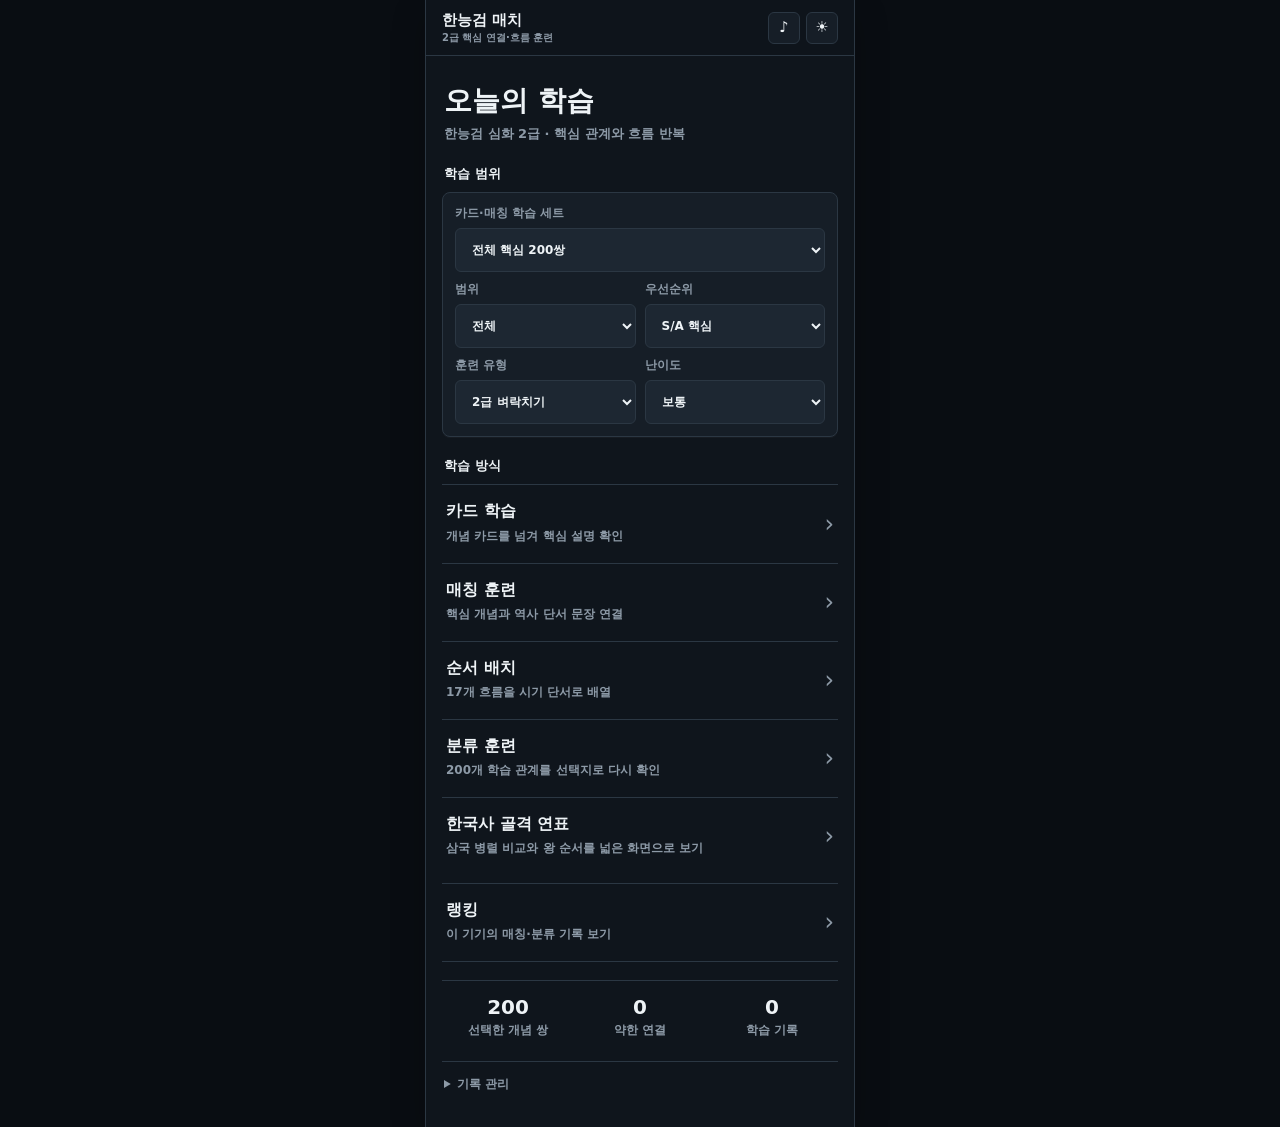
<file: index.html>
<!doctype html>
<html lang="ko">
<head>
  <meta charset="utf-8">
  <meta name="viewport" content="width=device-width, initial-scale=1">
  <meta name="theme-color" content="#0f151c">
  <meta name="description" content="한능검 심화 2급 핵심 개념을 카드 학습, 매칭, 순서 배치로 반복하는 학습 앱">
  <meta name="apple-mobile-web-app-capable" content="yes">
  <meta name="apple-mobile-web-app-status-bar-style" content="black-translucent">
  <title>한능검 매치 | 심화 2급 핵심 학습</title>
  <link rel="manifest" href="manifest.webmanifest?v=3">
  <link rel="icon" href="app-icon-v2.svg" type="image/svg+xml">
  <link rel="apple-touch-icon" href="apple-touch-icon.png">
  <link rel="stylesheet" href="styles.css?v=23">
</head>
<body>
  <main class="app">
    <header class="product-bar">
      <div class="product-brand" aria-label="한능검 매치">
        <span class="product-name"><strong>한능검 매치</strong><small>2급 핵심 연결·흐름 훈련</small></span>
      </div>
      <div class="quick-controls" aria-label="화면 설정">
        <button id="sfxToggle" class="icon-toggle" type="button" aria-label="효과음 끄기" aria-pressed="true" title="효과음 끄기">
          <span class="toggle-icon" aria-hidden="true">♪</span>
          <span id="sfxLabel">효과음</span>
        </button>
        <button id="themeToggle" class="icon-toggle" type="button" aria-label="라이트 모드로 전환" title="라이트 모드로 전환">
          <span id="themeIcon" class="toggle-icon" aria-hidden="true">☀</span>
          <span id="themeLabel">라이트</span>
        </button>
      </div>
    </header>
    <div id="effectLayer" class="effect-layer" aria-hidden="true"></div>
    <section id="homeView" class="view home-view">
      <header class="hero">
        <h1>오늘의 학습</h1>
        <p>한능검 심화 2급 · 핵심 관계와 흐름 반복</p>
      </header>

      <h2 class="section-title">학습 범위</h2>
      <section class="setup">
        <label class="curriculum-field">
          카드·매칭 학습 세트
          <select id="curriculumSetSelect">
            <option value="all">전체 핵심 200쌍</option>
          </select>
        </label>
        <label>
          범위
          <select id="eraSelect">
            <option value="all">전체</option>
            <option value="고대">고대</option>
            <option value="고려">고려</option>
            <option value="조선">조선</option>
            <option value="개항기">개항기</option>
            <option value="일제강점기">일제강점기</option>
            <option value="현대사">현대사</option>
            <option value="문화재">문화재</option>
          </select>
        </label>
        <label>
          우선순위
          <select id="prioritySelect">
            <option value="SA">S/A 핵심</option>
            <option value="S">S만</option>
            <option value="ABC">A/B/C 포함</option>
            <option value="all">전체</option>
          </select>
        </label>
        <label>
          훈련 유형
          <select id="modeSelect">
            <option value="cram">2급 벼락치기</option>
            <option value="king">왕-정책</option>
            <option value="group">단체-활동</option>
            <option value="confusion">혼동 훈련</option>
            <option value="wrong">오답 지옥</option>
          </select>
        </label>
        <label>
          난이도
          <select id="difficultySelect">
            <option value="normal">보통</option>
            <option value="easy">쉬움</option>
            <option value="hard">어려움</option>
          </select>
        </label>
      </section>
      <p id="rangeNotice" class="range-notice hidden" role="status"></p>

      <h2 class="section-title mode-title">학습 방식</h2>
      <section class="start-grid">
        <button id="startStudyBtn" class="start-card" type="button">
          <span class="start-card-copy">
            <strong>카드 학습</strong>
            <span>개념 카드를 넘겨 핵심 설명 확인</span>
          </span>
          <span class="start-arrow" aria-hidden="true">›</span>
        </button>
        <button id="startMatchBtn" class="start-card" type="button">
          <span class="start-card-copy">
            <strong>매칭 훈련</strong>
            <span>핵심 개념과 역사 단서 문장 연결</span>
          </span>
          <span class="start-arrow" aria-hidden="true">›</span>
        </button>
        <button id="startOrderBtn" class="start-card" type="button">
          <span class="start-card-copy">
            <strong>순서 배치</strong>
            <span><b id="orderSetCount">0</b>개 흐름을 시기 단서로 배열</span>
          </span>
          <span class="start-arrow" aria-hidden="true">›</span>
        </button>
        <button id="startClassificationBtn" class="start-card" type="button">
          <span class="start-card-copy">
            <strong>분류 훈련</strong>
            <span><b id="classificationCardCount">0</b>개 학습 관계를 선택지로 다시 확인</span>
          </span>
          <span class="start-arrow" aria-hidden="true">›</span>
        </button>
        <a class="start-card" href="timeline">
          <span class="start-card-copy">
            <strong>한국사 골격 연표</strong>
            <span>삼국 병렬 비교와 왕 순서를 넓은 화면으로 보기</span>
          </span>
          <span class="start-arrow" aria-hidden="true">›</span>
        </a>
        <button id="openRankingBtn" class="start-card home-ranking-card" type="button">
          <span class="start-card-copy">
            <strong>랭킹</strong>
            <span>이 기기의 매칭·분류 기록 보기</span>
          </span>
          <span class="start-arrow" aria-hidden="true">›</span>
        </button>
      </section>

      <section class="home-summary">
        <div><span id="totalPairs">0</span><small>선택한 개념 쌍</small></div>
        <div><span id="weakPairs">0</span><small>약한 연결</small></div>
        <div><span id="savedCount">0</span><small>학습 기록</small></div>
      </section>

      <details class="data-tools">
        <summary>기록 관리</summary>
        <section class="utility-panel" aria-label="기록 관리">
          <button id="exportBtn" type="button">JSON 내보내기</button>
          <label class="import-label">
            JSON 가져오기
            <input id="importInput" type="file" accept="application/json,.json">
          </label>
          <button id="resetBtn" class="danger-action" type="button">기록 초기화</button>
          <div id="resultSummary" class="sr-only" aria-live="polite">아직 시작하지 않았습니다.</div>
          <div id="weakList" class="sr-only">기록이 쌓이면 여기에 표시됩니다.</div>
          <textarea id="jsonBox" class="sr-only" readonly spellcheck="false" aria-label="내보낸 학습 기록"></textarea>
        </section>
      </details>
    </section>

    <section id="rankingView" class="view ranking-page hidden" aria-labelledby="rankingPageTitle">
      <header class="ranking-page-head">
        <button id="rankingBackBtn" class="ghost" type="button" aria-label="홈으로 돌아가기" title="홈으로 돌아가기">←</button>
        <div>
          <p class="eyebrow">이 기기 기록</p>
          <h1 id="rankingPageTitle">랭킹</h1>
        </div>
      </header>
      <div class="ranking-tabs" role="tablist" aria-label="랭킹 종류">
        <button class="ranking-tab active" type="button" role="tab" data-ranking-mode="match" aria-selected="true">매칭</button>
        <button class="ranking-tab" type="button" role="tab" data-ranking-mode="classify" aria-selected="false">분류</button>
      </div>
      <section class="leaderboard ranking-page-board" aria-labelledby="rankingListTitle">
        <h2 id="rankingListTitle">매칭 훈련 랭킹</h2>
        <ol id="rankingPageList" class="leaderboard-list"></ol>
      </section>
    </section>

    <section id="gameView" class="view game-view hidden">
      <header class="topbar">
        <section class="brand">
          <button id="homeBtn" class="ghost" type="button" aria-label="홈으로 돌아가기" title="홈으로 돌아가기">←</button>
          <div>
            <p id="sessionLabel" class="eyebrow">카드 짝 맞추기</p>
            <h1 id="sessionTitle">Concept Matching</h1>
          </div>
        </section>
        <section class="hud" aria-label="현재 상태">
          <div class="score-display">
            <small>점수</small>
            <strong id="score">0</strong>
            <span id="comboBadge" class="combo-badge" aria-hidden="true"><b id="combo">0</b> COMBO</span>
          </div>
          <div id="timerBox" class="timer-display">
            <small id="timerLabel">남은 시간</small>
            <strong id="timeLeft">01:00:00</strong>
          </div>
        </section>
      </header>

      <section class="statusline">
        <strong id="feedback" aria-live="polite">시작할 기능을 선택하세요.</strong>
        <span id="modeHint">범위와 우선순위는 홈에서 바꿀 수 있습니다.</span>
      </section>

      <section id="studyArea" class="study-area hidden">
        <button id="studyCard" class="study-card" type="button">
          <span id="studySide">앞면</span>
          <strong id="studyTerm">개념</strong>
          <small id="studyMeta">클릭해서 짝 확인</small>
        </button>
        <div class="study-actions">
          <button id="flipBtn" type="button">짝 확인</button>
          <button id="knowBtn" type="button" disabled>알았다</button>
          <button id="weakBtn" type="button" disabled>다시 볼 카드</button>
          <button id="nextStudyBtn" type="button" title="평가하지 않고 다음 카드로 이동">건너뛰기</button>
        </div>
      </section>

      <section id="board" class="board hidden" aria-label="개념 카드"></section>

      <section id="orderArea" class="order-area hidden" aria-labelledby="orderSetTitle">
        <header class="order-round-head">
          <div>
            <span id="orderProgress">1 / 1</span>
            <h2 id="orderSetTitle">역사 흐름</h2>
          </div>
          <button id="orderShuffleBtn" class="order-shuffle" type="button" title="다시 섞기" aria-label="순서 카드 다시 섞기">↻</button>
        </header>
        <div id="orderList" class="order-list" role="list" aria-label="순서 배치 카드"></div>
        <p id="orderAnswer" class="order-answer hidden" aria-live="polite"></p>
        <div class="order-actions">
          <button id="orderRetryBtn" class="hidden" type="button">같은 흐름 다시 하기</button>
          <button id="orderCheckBtn" type="button">순서 확인</button>
          <button id="orderNextBtn" class="hidden" type="button">다음 흐름</button>
        </div>
      </section>

      <section id="classificationArea" class="classification-area hidden" aria-labelledby="classificationTitle">
        <header class="classification-head">
          <span id="classificationProgress">1번째 개념</span>
          <h2 id="classificationTitle">고대 국가 분류</h2>
        </header>
        <article id="classificationCard" class="classification-card">
          <small id="classificationPrompt">두 단서가 가리키는 대상을 고르세요.</small>
          <strong id="classificationTerm">핵심 단서</strong>
          <p id="classificationClue">함께 출제되는 보조 단서</p>
          <span id="classificationMeta">고대 · S</span>
        </article>
        <div id="classificationTargets" class="classification-targets" aria-label="분류 선택"></div>
        <p id="classificationNote" class="classification-note hidden" aria-live="polite"></p>
      </section>

      <section id="resultView" class="result-view hidden">
        <p id="resultEyebrow" class="eyebrow">훈련 종료</p>
        <h2 id="finalScore">0점</h2>
        <div class="result-metrics">
          <div><span id="finalMatched">0</span><small>맞힌 개수</small></div>
          <div><span id="finalRank">-</span><small>내 순위</small></div>
        </div>
        <section class="leaderboard" aria-labelledby="leaderboardTitle">
          <h3 id="leaderboardTitle">이 기기 랭킹</h3>
          <ol id="leaderboardList" class="leaderboard-list"></ol>
        </section>
        <button id="retryBtn" type="button">다시하기</button>
      </section>

    </section>
    <div id="appNotice" class="app-notice" role="status" aria-live="polite"></div>
  </main>

  <script src="pairs.js?v=9"></script>
  <script src="orders.js?v=2"></script>
  <script src="app.js?v=39"></script>
</body>
</html>
</file>
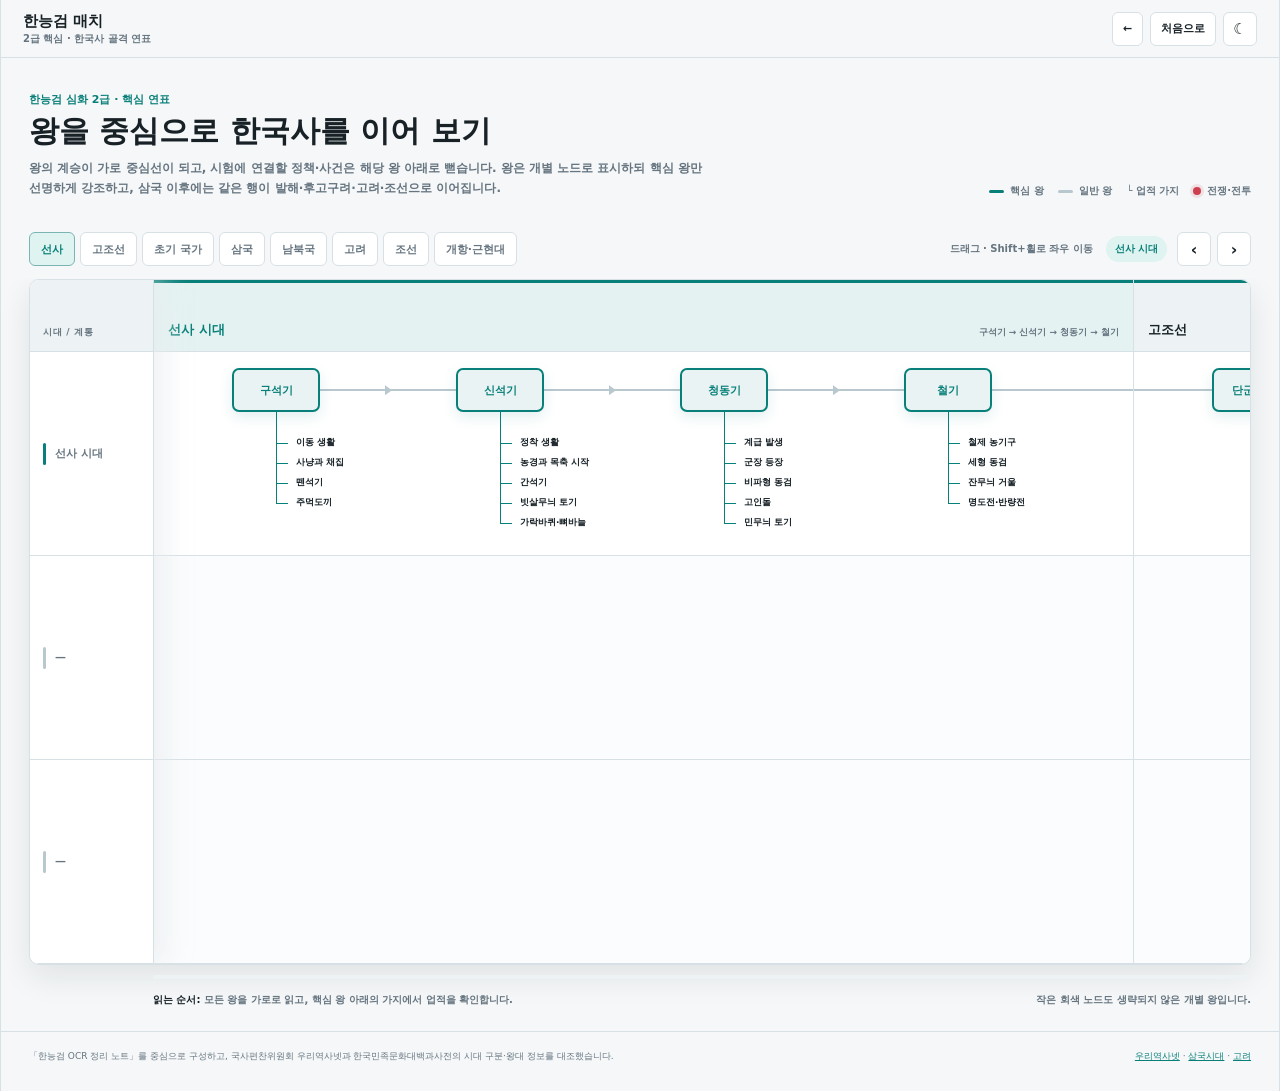
<file: timeline.html>
<!doctype html>
<html lang="ko">
<head>
  <meta charset="utf-8">
  <meta name="viewport" content="width=device-width, initial-scale=1">
  <meta name="theme-color" content="#f5f7f8">
  <meta name="description" content="한능검 핵심 왕과 사건을 하나의 가로 흐름으로 보는 한국사 연표">
  <title>한국사 골격 연표 | 한능검 매치</title>
  
  <link rel="stylesheet" href="timeline.css?v=82">
</head>
<body>
  <main class="app-shell">
    <header class="product-bar">
      <a class="brand" href="./"><strong>한능검 매치</strong><small>2급 핵심 · 한국사 골격 연표</small></a>
      <div class="bar-actions">
        <a class="bar-button home-button" href="./" aria-label="홈으로 돌아가기" title="홈으로 돌아가기">←</a>
        <button id="resetViewBtn" class="bar-button" type="button">처음으로</button>
        <button id="themeToggle" class="bar-button theme-button" type="button" aria-label="다크 모드로 전환" title="다크 모드로 전환"><span id="themeIcon" aria-hidden="true">☾</span></button>
      </div>
    </header>

    <section class="intro">
      <div><p class="eyebrow">한능검 심화 2급 · 핵심 연표</p><h1>왕을 중심으로 한국사를 <span class="no-break">이어 보기</span></h1><p class="intro-copy">왕의 계승이 가로 중심선이 되고, 시험에 연결할 정책·사건은 해당 왕 아래로 뻗습니다. 왕은 개별 노드로 표시하되 핵심 왕만 선명하게 강조하고, 삼국 이후에는 같은 행이 발해·후고구려·고려·조선으로 이어집니다.</p></div>
          <div class="legend" aria-label="표시 기준"><span><i></i>핵심 왕</span><span><i class="gray"></i>일반 왕</span><span>└ 업적 가지</span><span><i class="conflict-dot"></i>전쟁·전투</span></div>
    </section>

    <div class="timeline-toolbar">
      <nav id="eraNav" class="era-nav" aria-label="시대 바로가기"></nav>
      <div class="scroll-controls"><span class="scroll-hint"><span class="desktop-hint">드래그 · Shift+휠로 좌우 이동</span><span class="mobile-hint">좌우로 밀어 이동</span></span><span id="currentEra" class="current-era" aria-live="polite">선사·고조선</span><button id="prevBtn" class="scroll-button" type="button" aria-label="이전 시대로 이동">‹</button><button id="nextBtn" class="scroll-button" type="button" aria-label="다음 시대로 이동">›</button></div>
    </div>

    <section class="timeline-frame" aria-label="한국사 가로 연표">
      <div class="timeline-grid">
        <div class="lane-labels" aria-hidden="true">
          <div class="corner">시대 / 계통</div><div id="laneMainBox" class="lane-label"><span id="laneMain">고구려</span></div><div id="laneBranchBox" class="lane-label"><span id="laneBranch">신라</span></div><div id="laneSouthBox" class="lane-label"><span id="laneSouth">백제</span></div>
        </div>
        <div id="timelineViewport" class="timeline-viewport" tabindex="0" aria-label="좌우로 이동하는 한국사 연표"><div id="timelineTrack" class="timeline-track"></div></div>
      </div>
    </section>
    <div class="progress-shell" aria-hidden="true"><div id="progressBar" class="progress-bar"></div></div>
    <div class="study-note"><span><strong>읽는 순서:</strong> 모든 왕을 가로로 읽고, 핵심 왕 아래의 가지에서 업적을 확인합니다.</span><span>작은 회색 노드도 생략되지 않은 개별 왕입니다.</span></div>

    <footer><p>「한능검 OCR 정리 노트」를 중심으로 구성하고, 국사편찬위원회 우리역사넷과 한국민족문화대백과사전의 시대 구분·왕대 정보를 대조했습니다.</p><p><a href="https://contents.history.go.kr/" target="_blank" rel="noreferrer">우리역사넷</a> · <a href="https://encykorea.aks.ac.kr/Article/E0026481" target="_blank" rel="noreferrer">삼국시대</a> · <a href="https://encykorea.aks.ac.kr/Article/E0003424" target="_blank" rel="noreferrer">고려</a></p></footer>
  </main>

  <script src="timeline-data.js?v=82"></script>
  <script src="timeline.js?v=83"></script>
</body>
</html>
</file>
<file: styles.css>
:root {
  color-scheme: dark;
  --outer: #090d12;
  --bg: #0f151c;
  --panel: #161e27;
  --panel-2: #1d2732;
  --panel-hover: #24313e;
  --text: #eef3f6;
  --muted: #8d9aa7;
  --line: #2b3743;
  --line-strong: #40515f;
  --accent: #49c8bb;
  --accent-strong: #6bd8cd;
  --accent-soft: #12302f;
  --accent-ink: #071514;
  --good: #55d29a;
  --bad: #ff6b78;
  --blue: #7aa7e8;
  --shadow: 0 12px 32px rgba(0, 0, 0, .22);
}

body[data-theme="light"] {
  color-scheme: light;
  --outer: #e7ecef;
  --bg: #f5f7f8;
  --panel: #ffffff;
  --panel-2: #edf2f4;
  --panel-hover: #e6edef;
  --text: #172126;
  --muted: #667580;
  --line: #d7e0e4;
  --line-strong: #b9c8ce;
  --accent: #087f78;
  --accent-strong: #066c67;
  --accent-soft: #dff3f0;
  --accent-ink: #f6fffd;
  --good: #16865b;
  --bad: #cc4050;
  --blue: #356fae;
  --shadow: 0 12px 32px rgba(23, 33, 38, .09);
}

* { box-sizing: border-box; }

body {
  margin: 0;
  min-height: 100dvh;
  background: var(--outer);
  color: var(--text);
  font-family: Pretendard, "Noto Sans KR", system-ui, -apple-system, BlinkMacSystemFont, "Segoe UI", sans-serif;
  letter-spacing: 0;
  overscroll-behavior-y: none;
}

button, select, textarea, input { font: inherit; }
button { cursor: pointer; }
button, select { -webkit-tap-highlight-color: transparent; touch-action: manipulation; }
button:disabled {
  cursor: not-allowed;
  opacity: .42;
}
button:focus-visible, select:focus-visible {
  outline: 3px solid color-mix(in srgb, var(--blue) 40%, transparent);
  outline-offset: 2px;
}

.app {
  position: relative;
  width: min(430px, 100%);
  min-height: 100dvh;
  margin: 0 auto;
  padding: 0 16px max(20px, env(safe-area-inset-bottom));
  background: var(--bg);
  overflow-x: hidden;
}

@media (min-width: 700px) {
  body {
    display: grid;
    place-items: start center;
  }

  .app {
    min-height: min(100dvh, 932px);
    border-inline: 1px solid var(--line);
    box-shadow: var(--shadow);
  }
}

.hidden { display: none !important; }

.product-bar {
  position: relative;
  z-index: 10;
  display: flex;
  align-items: center;
  justify-content: space-between;
  min-height: calc(56px + env(safe-area-inset-top));
  margin-inline: -16px;
  padding: env(safe-area-inset-top) 16px 0;
  border-bottom: 1px solid var(--line);
  background: color-mix(in srgb, var(--bg) 94%, transparent);
  backdrop-filter: blur(12px);
}

.product-brand {
  display: flex;
  align-items: center;
  min-width: 0;
}

.product-name {
  display: grid;
  min-width: 0;
  line-height: 1.15;
}

.product-name strong { font-size: 15px; }
.product-name small {
  margin-top: 3px;
  color: var(--muted);
  font-size: 10px;
  font-weight: 650;
}

.hero {
  padding: 28px 2px 22px;
}

.hero h1 {
  max-width: 370px;
  margin: 0;
  font-size: 28px;
  line-height: 1.2;
  font-weight: 850;
}

.hero p {
  margin: 7px 0 0;
  color: var(--muted);
  font-size: 13px;
  font-weight: 650;
}

.eyebrow {
  margin: 0 0 8px;
  color: var(--accent);
  font-size: 12px;
  font-weight: 850;
}

.section-title {
  margin: 0 0 9px 2px;
  font-size: 13px;
  font-weight: 800;
}

.mode-title { margin-top: 20px; }

.setup, .controls {
  display: grid;
  grid-template-columns: repeat(2, minmax(0, 1fr));
  gap: 9px;
  padding: 12px;
  background: var(--panel);
  border: 1px solid var(--line);
  border-radius: 8px;
  box-shadow: 0 1px 0 color-mix(in srgb, var(--text) 3%, transparent);
}

label {
  display: grid;
  gap: 6px;
  color: var(--muted);
  font-size: 12px;
  font-weight: 700;
}

.curriculum-field { grid-column: 1 / -1; }

select:disabled {
  cursor: not-allowed;
  opacity: .55;
}

select, button, .import-label {
  min-height: 44px;
  border: 1px solid var(--line);
  border-radius: 6px;
  background: var(--panel-2);
  color: var(--text);
  padding: 0 12px;
  font-weight: 750;
  transition: border-color .14s ease, background .14s ease, color .14s ease, transform .14s ease;
}

button:hover, .import-label:hover {
  border-color: var(--line-strong);
  background: var(--panel-hover);
}
button:active { transform: scale(.98); }

.quick-controls {
  display: flex;
  gap: 6px;
  flex: 0 0 auto;
}

.icon-toggle {
  display: inline-flex;
  align-items: center;
  justify-content: center;
  gap: 5px;
  min-height: 32px;
  width: 32px;
  min-width: 32px;
  border-radius: 6px;
  padding: 0;
  color: var(--text);
  background: var(--panel);
  border-color: var(--line);
  font-size: 11px;
}

#sfxLabel, #themeLabel { display: none; }

.icon-toggle[aria-pressed="false"] {
  color: var(--muted);
  opacity: .72;
}

.toggle-icon {
  width: 15px;
  font-size: 15px;
  line-height: 1;
  text-align: center;
}

.effect-layer {
  position: fixed;
  z-index: 50;
  inset: 0;
  pointer-events: none;
  overflow: hidden;
}

.score-pop {
  position: absolute;
  left: 50%;
  top: 128px;
  color: var(--good);
  font-size: 24px;
  font-weight: 950;
  text-shadow: 0 2px 10px var(--bg), 0 0 18px color-mix(in srgb, var(--good) 45%, transparent);
  transform: translateX(-50%);
  animation: scorePop .72s cubic-bezier(.2,.85,.25,1) both;
}

.score-pop.bad {
  color: var(--bad);
  text-shadow: 0 2px 10px var(--bg), 0 0 18px rgba(255, 93, 104, .4);
}

.score-pop.combo-pop { color: var(--accent); }

@keyframes scorePop {
  0% { opacity: 0; transform: translate(-50%, 12px) scale(.72); }
  24% { opacity: 1; transform: translate(-50%, -3px) scale(1.12); }
  100% { opacity: 0; transform: translate(-50%, -38px) scale(.94); }
}

.start-grid {
  display: grid;
  grid-template-columns: 1fr;
  gap: 0;
  margin-top: 0;
  border-block: 1px solid var(--line);
}

.start-card {
  min-height: 78px;
  display: flex;
  align-items: center;
  justify-content: space-between;
  gap: 14px;
  color: inherit;
  text-decoration: none;
  padding: 13px 4px;
  border: 0;
  border-radius: 0;
  text-align: left;
  background: transparent;
}

.start-card + .start-card { border-top: 1px solid var(--line); }
.start-card:hover {
  padding-inline: 8px;
  background: color-mix(in srgb, var(--panel) 72%, transparent);
}

.start-card-copy {
  display: grid;
  gap: 7px;
  min-width: 0;
}

.start-card strong {
  font-size: 16px;
  line-height: 1.15;
}

.start-card-copy > span, .home-summary small, .hud small {
  color: var(--muted);
  font-size: 12px;
  font-weight: 650;
}

.start-arrow {
  flex: 0 0 auto;
  color: var(--muted);
  font-size: 24px;
  font-weight: 400;
  line-height: 1;
}

.home-summary {
  display: grid;
  grid-template-columns: repeat(3, 1fr);
  margin-top: 18px;
  border-top: 1px solid var(--line);
}

.home-ranking-card { margin-top: 8px; }

.home-summary div {
  min-width: 0;
  padding: 14px 8px 4px;
  text-align: center;
}

.home-summary div + div {
  border-left: 0;
}

.home-summary span {
  display: block;
  color: var(--text);
  font-size: 20px;
  font-weight: 900;
  font-variant-numeric: tabular-nums;
}

.home-summary small {
  display: block;
  margin-top: 3px;
  overflow: hidden;
  text-overflow: ellipsis;
  white-space: nowrap;
}

.range-notice {
  margin: 8px 2px 0;
  color: var(--bad);
  font-size: 12px;
  font-weight: 700;
  line-height: 1.45;
}

.data-tools {
  margin-top: 18px;
  border-top: 1px solid var(--line);
  color: var(--muted);
}

.data-tools summary {
  padding: 14px 2px;
  cursor: pointer;
  font-size: 12px;
  font-weight: 750;
  list-style-position: inside;
}

.data-tools[open] summary { color: var(--text); }
.data-tools .utility-panel { padding-bottom: 12px; }
.danger-action { color: var(--bad); }

.topbar {
  position: relative;
  min-height: 178px;
  margin-bottom: 8px;
  padding-top: 12px;
}

.brand {
  display: flex;
  align-items: center;
  gap: 12px;
  max-width: 225px;
}

.brand h1 {
  margin: 0;
  font-size: 24px;
  line-height: 1.08;
}

.ghost {
  width: 40px;
  min-width: 40px;
  min-height: 40px;
  padding: 0;
  background: var(--panel);
  font-size: 20px;
}

.hud {
  position: absolute;
  inset: 72px 0 auto 0;
  height: 100px;
  pointer-events: none;
}

.score-display {
  position: absolute;
  top: 0;
  left: 50%;
  transform: translateX(-50%);
  min-width: 132px;
  text-align: center;
}

.score-display strong {
  display: block;
  color: var(--accent);
  font-size: 58px;
  line-height: .9;
  font-weight: 900;
  text-shadow: 0 0 24px color-mix(in srgb, var(--accent) 18%, transparent);
}

.score-display.score-hit strong {
  animation: scoreHit .3s cubic-bezier(.2,.9,.3,1);
}

@keyframes scoreHit {
  0% { transform: scale(1); }
  45% { transform: scale(1.18); filter: brightness(1.35); }
  100% { transform: scale(1); }
}

.combo-badge {
  --combo-color: var(--good);
  display: inline-flex;
  gap: 6px;
  align-items: center;
  margin-top: 4px;
  padding: 4px 10px;
  border: 1px solid color-mix(in srgb, var(--combo-color) 52%, transparent);
  border-radius: 999px;
  color: var(--combo-color);
  background: color-mix(in srgb, var(--combo-color) 9%, transparent);
  box-shadow: 0 0 14px color-mix(in srgb, var(--combo-color) 0%, transparent);
  font-size: 13px;
  font-weight: 850;
  opacity: 0;
  visibility: hidden;
  transform: translateY(-4px) scale(.84);
  transition: color .2s ease, border-color .2s ease, background .2s ease,
    box-shadow .2s ease, opacity .16s ease, transform .2s cubic-bezier(.2,.9,.2,1), visibility .16s;
}

.combo-badge.visible {
  opacity: 1;
  visibility: visible;
  transform: translateY(0) scale(1);
  box-shadow: 0 0 14px color-mix(in srgb, var(--combo-color) 22%, transparent);
}

.combo-badge.combo-level-1 { --combo-color: var(--good); }
.combo-badge.combo-level-2 { --combo-color: var(--accent); }
.combo-badge.combo-level-3 { --combo-color: var(--blue); }
.combo-badge.combo-level-4 { --combo-color: #d783ad; }
body[data-theme="light"] .combo-badge.combo-level-4 { --combo-color: #a83f73; }

.score-display.combo-hit .combo-badge.visible {
  animation: comboHit .4s cubic-bezier(.2,.9,.2,1);
}

@keyframes comboHit {
  0% { transform: scale(.82); }
  55% { transform: scale(1.16); box-shadow: 0 0 20px color-mix(in srgb, var(--combo-color) 48%, transparent); }
  100% { transform: scale(1); }
}

.timer-display {
  position: absolute;
  top: 8px;
  right: 0;
  min-width: 126px;
  text-align: right;
  padding: 8px 10px;
  border: 1px solid color-mix(in srgb, var(--blue) 42%, transparent);
  border-radius: 6px;
  background: var(--panel);
}

.timer-display strong {
  display: block;
  color: var(--blue);
  font-size: 25px;
  line-height: 1;
  font-weight: 900;
  font-variant-numeric: tabular-nums;
}

.timer-display.danger {
  border-color: rgba(255, 93, 104, .65);
  background: rgba(255, 93, 104, .1);
}

.timer-display.danger strong {
  color: #ff7b83;
}

.timer-display.urgent {
  animation: urgencyPulse .45s infinite alternate;
}

.timer-display.time-gain {
  animation: timeGain .44s cubic-bezier(.2,.9,.2,1);
}

.timer-display.time-loss {
  animation: timeLoss .44s cubic-bezier(.2,.9,.2,1);
}

@keyframes timeGain {
  0% { transform: scale(1); }
  45% { transform: scale(1.08); border-color: var(--good); box-shadow: 0 0 20px color-mix(in srgb, var(--good) 32%, transparent); }
  100% { transform: scale(1); }
}

@keyframes timeLoss {
  0% { transform: translateX(0); }
  30% { transform: translateX(-3px); border-color: var(--bad); box-shadow: 0 0 20px color-mix(in srgb, var(--bad) 34%, transparent); }
  55% { transform: translateX(3px); }
  100% { transform: translateX(0); }
}

@keyframes urgencyPulse {
  from { transform: scale(1); box-shadow: 0 0 0 rgba(255, 93, 104, 0); }
  to { transform: scale(1.04); box-shadow: 0 0 24px rgba(255, 93, 104, .38); }
}

.statusline {
  display: grid;
  gap: 4px;
  min-height: 45px;
  margin: 0 0 10px;
  padding: 3px 2px 8px;
  border-bottom: 1px solid var(--line);
  background: transparent;
  color: var(--muted);
  font-size: 11px;
}

.statusline strong {
  color: var(--text);
  font-size: 13px;
}

.board {
  display: grid;
  grid-template-columns: repeat(2, minmax(0, 1fr));
  gap: 8px;
  min-height: 0;
}

.result-view {
  display: grid;
  justify-items: center;
  align-content: start;
  gap: 16px;
  min-height: 480px;
  padding-top: 8px;
  text-align: center;
}

.result-view h2 {
  margin: 0;
  color: var(--accent);
  font-size: clamp(54px, 14vw, 72px);
  line-height: .9;
}

.result-metrics {
  display: grid;
  width: 100%;
  grid-template-columns: repeat(2, minmax(0, 1fr));
  gap: 8px;
}

.result-metrics div {
  padding: 16px;
  border: 1px solid var(--line);
  border-radius: 6px;
  background: var(--panel);
}

.result-metrics span {
  display: block;
  font-size: 42px;
  font-weight: 900;
}

.leaderboard {
  width: 100%;
  max-width: none;
  text-align: left;
}

.ranking-page {
  min-height: calc(100dvh - 57px);
  padding: 22px 0 max(24px, env(safe-area-inset-bottom));
}

.ranking-page-head {
  display: flex;
  align-items: center;
  gap: 12px;
  min-height: 56px;
}

.ranking-page-head .eyebrow { margin-bottom: 4px; }

.ranking-page-head h1 {
  margin: 0;
  font-size: 28px;
  line-height: 1.1;
}

.ranking-tabs {
  display: grid;
  grid-template-columns: repeat(2, minmax(0, 1fr));
  gap: 4px;
  margin-top: 24px;
  padding: 4px;
  border: 1px solid var(--line);
  border-radius: 8px;
  background: var(--panel);
}

.ranking-tab {
  min-height: 42px;
  border: 0;
  background: transparent;
  color: var(--muted);
}

.ranking-tab.active {
  color: var(--text);
  background: var(--panel-hover);
  box-shadow: inset 0 0 0 1px var(--line-strong);
}

.ranking-page-board { margin-top: 24px; }

.ranking-page-board h2 {
  margin: 0 0 10px;
  font-size: 15px;
}

.ranking-page-board .leaderboard-list { max-height: none; }

.leaderboard h3 {
  margin: 0 0 8px;
  font-size: 15px;
}

.leaderboard-list {
  max-height: 286px;
  margin: 0;
  padding: 0;
  overflow-y: auto;
  list-style: none;
  border: 1px solid var(--line);
  border-radius: 6px;
  background: var(--panel);
}

.leaderboard-item {
  display: grid;
  grid-template-columns: 52px minmax(0, 1fr) 52px;
  align-items: center;
  min-height: 45px;
  padding: 0 10px;
  border-bottom: 1px solid var(--line);
  color: var(--muted);
  font-variant-numeric: tabular-nums;
}

.leaderboard-item:last-child { border-bottom: 0; }
.leaderboard-item strong { color: var(--text); }
.leaderboard-item span:nth-child(2) { text-align: right; color: var(--text); font-weight: 800; }
.leaderboard-item span:last-child { text-align: right; }

.leaderboard-item.current {
  background: var(--accent-soft);
  color: var(--accent);
}

#retryBtn {
  width: 100%;
  min-height: 50px;
  border-color: var(--accent);
  color: var(--accent-ink);
  background: var(--accent);
  font-size: 16px;
  font-weight: 900;
}

#retryBtn:hover { background: var(--accent-strong); }

.leaderboard-item.current strong,
.leaderboard-item.current span:nth-child(2) { color: var(--accent); }

.leaderboard-separator,
.leaderboard-empty {
  padding: 10px;
  color: var(--muted);
  text-align: center;
}

.card {
  --enter-delay: 0ms;
  min-height: clamp(84px, 13.2dvh, 112px);
  border: 1px solid var(--line);
  border-radius: 6px;
  background: var(--panel);
  color: var(--text);
  display: grid;
  place-items: center;
  text-align: center;
  padding: 12px 10px;
  line-height: 1.22;
  font-size: clamp(18px, 5.8vw, 25px);
  font-weight: 820;
  word-break: keep-all;
  overflow-wrap: anywhere;
  position: relative;
  overflow: hidden;
  transform: translateZ(0);
  transition: transform .12s ease, border-color .12s ease, background .12s ease, opacity .2s ease;
  animation: cardEnter .24s cubic-bezier(.2,.8,.25,1) both;
  animation-delay: var(--enter-delay);
}

.card > small {
  position: absolute;
  top: 7px;
  left: 8px;
  color: var(--muted);
  font-size: 9px;
  font-weight: 850;
}

.card > span {
  display: block;
  max-width: 100%;
}

.card.clue-card {
  padding: 20px 9px 9px;
  font-size: clamp(11px, 3.2vw, 13px);
  font-weight: 720;
  line-height: 1.42;
  text-align: left;
}

.card.clue-card.dense {
  font-size: clamp(10px, 2.9vw, 12px);
  line-height: 1.35;
}

@keyframes cardEnter {
  from { opacity: 0; transform: scale(.9) translateY(8px); }
  to { opacity: 1; transform: scale(1) translateY(0); }
}

.card:hover {
  transform: translateY(-1px);
  border-color: var(--line-strong);
  background: var(--panel-hover);
}

.card.selected {
  border-color: var(--accent);
  background: var(--accent-soft);
  box-shadow: inset 0 0 0 1px var(--accent), 0 8px 22px color-mix(in srgb, var(--accent) 12%, transparent);
  transform: scale(.97);
}

.card.good {
  border-color: var(--good);
  background: color-mix(in srgb, var(--good) 14%, transparent);
  animation: correctImpact .25s cubic-bezier(.15,.85,.3,1) both;
}

.card.bad {
  border-color: var(--bad);
  background: rgba(255, 93, 104, .12);
  animation: wrongImpact .34s ease both;
}

.card.timeout-answer,
.card.timeout-answer:disabled {
  border-color: var(--good);
  background: color-mix(in srgb, var(--good) 13%, var(--panel));
  box-shadow: inset 0 0 0 1px var(--good), 0 0 20px color-mix(in srgb, var(--good) 24%, transparent);
  opacity: 1;
  animation: finalAnswerPulse .72s ease-in-out infinite alternate;
}

@keyframes finalAnswerPulse {
  from { transform: scale(.985); }
  to { transform: scale(1); }
}

.card.hint-target {
  border-color: var(--accent);
  background: var(--accent-soft);
  box-shadow: 0 0 0 3px color-mix(in srgb, var(--accent) 18%, transparent);
  animation: hintPulse 1.1s ease-in-out infinite;
}

.card.hint-target::after {
  position: absolute;
  top: 7px;
  right: 7px;
  padding: 3px 5px;
  border-radius: 4px;
  background: var(--accent);
  color: var(--accent-ink);
  content: "힌트";
  font-size: 9px;
  font-weight: 900;
}

@keyframes hintPulse {
  0%, 100% { box-shadow: 0 0 0 2px color-mix(in srgb, var(--accent) 13%, transparent); }
  50% { box-shadow: 0 0 0 5px color-mix(in srgb, var(--accent) 24%, transparent); }
}

@keyframes correctImpact {
  0% { transform: scale(.97); }
  45% { transform: scale(1.075); box-shadow: 0 0 0 3px color-mix(in srgb, var(--good) 25%, transparent), 0 0 28px color-mix(in srgb, var(--good) 28%, transparent); }
  100% { transform: scale(.93); opacity: .25; }
}

@keyframes wrongImpact {
  0%, 100% { transform: translateX(0); }
  22% { transform: translateX(-8px) rotate(-1deg); }
  45% { transform: translateX(7px) rotate(1deg); }
  68% { transform: translateX(-4px); }
  84% { transform: translateX(3px); opacity: .75; }
  100% { transform: scale(.93); opacity: .22; }
}

.app.impact-correct { animation: appImpactCorrect .24s ease; }
.app.impact-wrong { animation: appImpactWrong .3s ease; }

@keyframes appImpactCorrect {
  0%, 100% { box-shadow: inherit; }
  45% { box-shadow: inset 0 0 42px color-mix(in srgb, var(--good) 16%, transparent); }
}

@keyframes appImpactWrong {
  0%, 100% { transform: translateX(0); }
  25% { transform: translateX(-3px); }
  50% { transform: translateX(3px); }
  75% { transform: translateX(-2px); }
}

.study-area {
  display: grid;
  gap: 12px;
}

.study-card {
  min-height: 410px;
  display: grid;
  place-items: center;
  align-content: center;
  gap: 14px;
  text-align: center;
  border-color: var(--line-strong);
  background: var(--panel);
  box-shadow: none;
}

.study-card strong {
  font-size: clamp(34px, 12vw, 60px);
  line-height: 1.1;
}

.study-card.clue-front strong {
  max-width: 350px;
  font-size: clamp(20px, 6.2vw, 28px);
  line-height: 1.45;
  text-align: left;
}

.study-card.revealed strong {
  max-width: 350px;
  color: var(--accent);
  font-size: clamp(25px, 8vw, 38px);
  line-height: 1.25;
}

.study-card.revealed.description-back strong {
  max-width: 350px;
  font-size: clamp(20px, 6.2vw, 28px);
  line-height: 1.48;
  text-align: left;
}

.study-card span, .study-card small {
  color: var(--muted);
}

.study-card small {
  max-width: 340px;
  padding-inline: 12px;
  font-size: 13px;
  line-height: 1.55;
}

.study-card.revealed small {
  color: var(--text);
  font-size: 15px;
  font-weight: 700;
}

.study-actions, .utility-panel {
  display: flex;
  flex-wrap: wrap;
  gap: 8px;
}

.study-actions {
  display: grid;
  grid-template-columns: repeat(2, minmax(0, 1fr));
  gap: 8px;
}

.study-actions button { min-height: 48px; }
#knowBtn {
  border-color: color-mix(in srgb, var(--good) 60%, var(--line));
  color: var(--good);
}
#weakBtn {
  border-color: color-mix(in srgb, var(--bad) 50%, var(--line));
  color: var(--bad);
}
#nextStudyBtn {
  border-color: var(--accent);
  color: var(--accent-ink);
  background: var(--accent);
}

.order-area {
  display: grid;
  gap: 10px;
  padding-bottom: 12px;
}

.order-round-head {
  display: flex;
  align-items: center;
  justify-content: space-between;
  gap: 12px;
  min-height: 48px;
}

.order-round-head > div {
  display: grid;
  gap: 3px;
}

.order-round-head span {
  color: var(--muted);
  font-size: 11px;
  font-weight: 750;
}

.order-round-head h2 {
  margin: 0;
  font-size: 18px;
  line-height: 1.2;
}

.order-shuffle {
  width: 42px;
  min-height: 42px;
  padding: 0;
  font-size: 20px;
}

.order-list {
  display: grid;
  gap: 7px;
}

.order-list.is-dragging {
  cursor: grabbing;
  user-select: none;
}

.order-item {
  position: relative;
  display: grid;
  grid-template-columns: 42px minmax(0, 1fr) 72px;
  align-items: center;
  gap: 7px;
  min-width: 0;
}

.order-drag-handle {
  display: grid;
  grid-template-columns: 18px 1fr;
  place-items: center;
  width: 42px;
  min-height: 48px;
  padding: 0 5px;
  color: var(--muted);
  cursor: grab;
  touch-action: none;
  user-select: none;
}

.order-drag-handle:active { cursor: grabbing; }

.order-grip {
  color: var(--line-strong);
  font-size: 15px;
  line-height: 1;
}

.order-number {
  display: grid;
  place-items: center;
  width: 18px;
  height: 28px;
  color: var(--muted);
  font-size: 12px;
  font-weight: 850;
  font-variant-numeric: tabular-nums;
}

.order-item.dragging {
  z-index: 2;
  opacity: .56;
}

.order-item.drag-target-before::before,
.order-item.drag-target-after::after {
  position: absolute;
  z-index: 3;
  right: 0;
  left: 0;
  height: 3px;
  border-radius: 2px;
  background: var(--accent);
  content: "";
  pointer-events: none;
}

.order-item.drag-target-before::before { top: -5px; }
.order-item.drag-target-after::after { bottom: -5px; }

.order-card {
  display: grid;
  align-content: center;
  gap: 3px;
  min-width: 0;
  min-height: 62px;
  padding: 8px 10px;
  overflow-wrap: anywhere;
  line-height: 1.3;
  text-align: left;
  background: var(--panel);
}

.order-card strong {
  font-size: 14px;
  font-weight: 820;
}

.order-card small {
  color: var(--muted);
  font-size: 10px;
  font-weight: 650;
  line-height: 1.35;
}

.order-item.selected .order-card {
  border-color: var(--accent);
  background: var(--accent-soft);
  box-shadow: 0 0 0 2px color-mix(in srgb, var(--accent) 14%, transparent);
}

.order-item.correct-position .order-card {
  border-color: color-mix(in srgb, var(--good) 65%, var(--line));
  color: var(--good);
}

.order-item.wrong-position .order-card {
  border-color: color-mix(in srgb, var(--bad) 60%, var(--line));
  color: var(--bad);
}

.order-item.hint-target .order-card {
  border-color: var(--accent);
  background: var(--accent-soft);
  box-shadow: 0 0 0 3px color-mix(in srgb, var(--accent) 16%, transparent);
}

.order-move-controls {
  display: grid;
  grid-template-columns: repeat(2, 34px);
  gap: 4px;
}

.order-move-controls button {
  width: 34px;
  min-height: 42px;
  padding: 0;
  color: var(--muted);
  font-size: 16px;
}

.order-answer {
  display: grid;
  gap: 6px;
  margin: 2px 0 0;
  padding: 12px 2px;
  border-block: 1px solid var(--line);
}

.order-answer strong {
  color: var(--accent);
  font-size: 12px;
}

.order-answer ol {
  display: grid;
  gap: 8px;
  margin: 0;
  padding: 0;
  list-style: none;
}

.order-answer li {
  display: grid;
  gap: 2px;
  padding-left: 10px;
  border-left: 2px solid var(--line-strong);
}

.order-answer li b {
  font-size: 13px;
  line-height: 1.4;
}

.order-answer li span {
  color: var(--muted);
  font-size: 11px;
  line-height: 1.4;
}

.order-answer small {
  color: var(--muted);
  font-size: 11px;
  line-height: 1.5;
}

.order-actions {
  display: grid;
  grid-template-columns: repeat(2, minmax(0, 1fr));
  gap: 8px;
}

.order-actions button {
  min-height: 48px;
}

#orderCheckBtn,
#orderNextBtn {
  grid-column: 1 / -1;
  border-color: var(--accent);
  color: var(--accent-ink);
  background: var(--accent);
}

#orderRetryBtn:not(.hidden) + #orderNextBtn:not(.hidden) {
  grid-column: auto;
}

.classification-area {
  display: grid;
  gap: 12px;
  padding-bottom: 14px;
}

.classification-head {
  display: grid;
  gap: 3px;
  min-height: 46px;
  align-content: center;
}

.classification-head span {
  color: var(--muted);
  font-size: 11px;
  font-weight: 750;
}

.classification-head h2 {
  margin: 0;
  font-size: 18px;
  line-height: 1.2;
}

.classification-card {
  min-height: 190px;
  display: grid;
  place-items: center;
  align-content: center;
  gap: 13px;
  padding: 18px 14px;
  border: 1px solid var(--line-strong);
  border-radius: 6px;
  background: var(--panel);
  text-align: center;
}

.classification-card small,
.classification-card span {
  color: var(--muted);
  font-size: 11px;
  font-weight: 700;
}

.classification-card strong {
  max-width: 100%;
  overflow-wrap: anywhere;
  font-size: clamp(30px, 10vw, 46px);
  line-height: 1.15;
}

.classification-card.contextual {
  min-height: 214px;
  align-content: center;
  text-align: left;
}

.classification-card.contextual small,
.classification-card.contextual span,
.classification-card.contextual strong,
.classification-card.contextual p {
  width: min(100%, 380px);
}

.classification-card.contextual strong {
  font-size: clamp(19px, 5.7vw, 26px);
  line-height: 1.42;
}

.classification-card.contextual p {
  padding-top: 12px;
  border-top: 1px solid var(--line);
  font-size: 14px;
  line-height: 1.55;
}

.classification-card.pair-source {
  min-height: 230px;
}

.classification-card.pair-source strong {
  font-size: clamp(20px, 6vw, 28px);
  text-align: left;
}

.classification-card p {
  max-width: 330px;
  margin: 0;
  color: var(--text);
  font-size: 13px;
  font-weight: 700;
  line-height: 1.48;
}

.classification-card.correct {
  border-color: color-mix(in srgb, var(--good) 70%, var(--line));
  box-shadow: 0 0 0 2px color-mix(in srgb, var(--good) 12%, transparent);
}

.classification-card.wrong {
  border-color: color-mix(in srgb, var(--bad) 70%, var(--line));
}

.classification-targets {
  display: grid;
  grid-template-columns: repeat(2, minmax(0, 1fr));
  gap: 8px;
}

.classification-targets button {
  min-height: 62px;
  padding: 8px;
  overflow-wrap: anywhere;
  line-height: 1.25;
  font-size: 13px;
  font-weight: 800;
}

.classification-targets button:last-child:nth-child(odd) {
  grid-column: 1 / -1;
}

.classification-targets .correct-target {
  border-color: var(--good);
  color: var(--good);
  background: color-mix(in srgb, var(--good) 9%, var(--panel));
  opacity: 1;
}

.classification-targets .wrong-target {
  border-color: var(--bad);
  color: var(--bad);
  background: color-mix(in srgb, var(--bad) 9%, var(--panel));
  opacity: 1;
}

.classification-targets .hint-eliminated {
  border-style: dashed;
  color: var(--muted);
  background: var(--panel-2);
  opacity: .46;
  text-decoration: line-through;
}

.classification-note {
  display: grid;
  gap: 4px;
  min-height: 48px;
  margin: 0;
  padding: 9px 2px;
  border-top: 1px solid var(--line);
}

.classification-note strong {
  color: var(--accent);
  font-size: 12px;
}

.classification-note span {
  color: var(--muted);
  font-size: 11px;
  line-height: 1.45;
}

.utility-panel {
  display: grid;
  grid-template-columns: repeat(2, minmax(0, 1fr));
}

.utility-panel > button,
.utility-panel > .import-label {
  min-height: 40px;
  font-size: 12px;
}

.utility-panel .danger-action { grid-column: 1 / -1; }

.sr-only {
  position: absolute;
  width: 1px;
  height: 1px;
  padding: 0;
  margin: -1px;
  overflow: hidden;
  clip: rect(0, 0, 0, 0);
  white-space: nowrap;
  border: 0;
}

.import-label {
  display: inline-flex;
  align-items: center;
  justify-content: center;
  color: var(--text);
  font-size: 14px;
}

.import-label input { display: none; }

#jsonBox {
  width: 100%;
  min-height: 92px;
  margin-top: 10px;
  resize: vertical;
  border: 1px solid var(--line);
  border-radius: 8px;
  background: var(--panel);
  color: var(--muted);
  padding: 10px;
}

.app-notice {
  position: fixed;
  z-index: 80;
  left: 50%;
  bottom: max(20px, env(safe-area-inset-bottom));
  max-width: min(360px, calc(100vw - 32px));
  padding: 10px 14px;
  border: 1px solid var(--line-strong);
  border-radius: 6px;
  color: var(--text);
  background: var(--panel-2);
  box-shadow: var(--shadow);
  font-size: 13px;
  font-weight: 750;
  opacity: 0;
  pointer-events: none;
  transform: translate(-50%, 10px);
  transition: opacity .16s ease, transform .16s ease;
}

.app-notice.visible {
  opacity: 1;
  transform: translate(-50%, 0);
}

.app-notice.error {
  border-color: color-mix(in srgb, var(--bad) 65%, var(--line));
  color: var(--bad);
}

@media (max-width: 380px) {
  .app { padding-inline: 12px; }
  .product-bar {
    margin-inline: -12px;
    padding-inline: 12px;
  }
  .icon-toggle {
    width: 34px;
    min-height: 34px;
    padding: 0;
  }
  #sfxLabel, #themeLabel { display: none; }
  .product-name small { display: none; }
  .order-item { grid-template-columns: 38px minmax(0, 1fr) 64px; gap: 5px; }
  .order-drag-handle { width: 38px; padding-inline: 3px; }
  .order-move-controls { grid-template-columns: repeat(2, 30px); }
  .order-move-controls button { width: 30px; }
  .hero { padding-top: 30px; }
  .hero h1 { font-size: 26px; }
  .setup {
    grid-template-columns: 1fr;
  }
  .home-summary small { font-size: 10px; }
  .topbar { min-height: 174px; }
  .score-display { left: 45%; }
  .score-display strong { font-size: 52px; }
  .timer-display { min-width: 118px; padding-inline: 8px; }
  .timer-display strong { font-size: 22px; }
  .card {
    min-height: 80px;
    font-size: clamp(17px, 5.7vw, 22px);
  }
}

@media (prefers-reduced-motion: reduce) {
  *, *::before, *::after {
    animation-duration: .01ms !important;
    animation-iteration-count: 1 !important;
    scroll-behavior: auto !important;
  }
}
</file>
<file: timeline.css>
:root {
      color-scheme: light;
      --outer:#e7ecef; --bg:#f5f7f8; --panel:#fff; --panel-2:#edf2f4;
      --panel-hover:#e6edef; --text:#172126; --muted:#667580; --line:#d7e0e4;
      --line-strong:#b9c8ce; --axis:var(--line-strong); --accent:#087f78; --accent-strong:#066c67;
      --accent-soft:#dff3f0; --good:#16865b; --bad:#cc4050; --blue:#356fae;
      --shadow:0 12px 32px rgba(23,33,38,.09);
      --goguryeo:#356fae; --baekje:#b54f5d; --silla:#8b7020; --balhae:#6e5c8d;
      --goryeo:#087f78; --joseon:#416c7a; --modern:#805a8f;
    }
    :root[data-theme="dark"] {
      color-scheme: dark;
      --outer:#090d12; --bg:#0f151c; --panel:#161e27; --panel-2:#1d2732;
      --panel-hover:#24313e; --text:#eef3f6; --muted:#8d9aa7; --line:#2b3743;
      --line-strong:#40515f; --accent:#49c8bb; --accent-strong:#6bd8cd;
      --accent-soft:#12302f; --good:#55d29a; --bad:#ff6b78; --blue:#7aa7e8;
      --shadow:0 12px 32px rgba(0,0,0,.22);
      --goguryeo:#7aa7e8; --baekje:#e27d88; --silla:#d6b650; --balhae:#b39ad6;
      --goryeo:#49c8bb; --joseon:#75adbd; --modern:#bd9acb;
    }
    * { box-sizing:border-box; }
    html, body { margin:0; min-width:0; min-height:100%; }
    body {
      background:var(--outer); color:var(--text);
      font-family:Pretendard,"Noto Sans KR",system-ui,-apple-system,BlinkMacSystemFont,"Segoe UI",sans-serif;
      letter-spacing:0;
    }
    button, a { font:inherit; }
    button { cursor:pointer; }
    button:focus-visible, a:focus-visible { outline:3px solid color-mix(in srgb,var(--blue) 40%,transparent); outline-offset:2px; }

    .app-shell { width:min(1600px,100%); min-height:100vh; margin:0 auto; background:var(--bg); border-inline:1px solid var(--line); box-shadow:var(--shadow); }
    .product-bar {
      position:sticky; top:0; z-index:50; display:flex; align-items:center; justify-content:space-between;
      min-height:58px; padding:0 22px; border-bottom:1px solid var(--line);
      background:color-mix(in srgb,var(--bg) 94%,transparent); backdrop-filter:blur(12px);
    }
    .brand { display:grid; line-height:1.15; text-decoration:none; color:var(--text); }
    .brand strong { font-size:15px; font-weight:850; }
    .brand small { margin-top:3px; color:var(--muted); font-size:10px; font-weight:650; }
    .bar-actions { display:flex; align-items:center; gap:7px; }
    .bar-button {
      display:inline-flex; align-items:center; justify-content:center; gap:6px; min-height:34px;
      padding:0 10px; border:1px solid var(--line); border-radius:6px;
      background:var(--panel); color:var(--text); font-size:11px; font-weight:750; text-decoration:none;
    }
    .bar-button:hover { border-color:var(--line-strong); background:var(--panel-hover); }
    .theme-button { width:34px; padding:0; font-size:15px; }

    .intro { display:flex; align-items:flex-end; justify-content:space-between; gap:50px; padding:34px 28px 24px; }
    .eyebrow { margin:0 0 7px; color:var(--accent); font-size:11px; font-weight:850; }
    h1 { margin:0; font-size:30px; line-height:1.15; font-weight:900; letter-spacing:0; word-break:keep-all; }
    .intro-copy { max-width:720px; margin:9px 0 0; color:var(--muted); font-size:12px; font-weight:650; line-height:1.7; word-break:keep-all; }
    .no-break { white-space:nowrap; }
    .legend { display:flex; align-items:center; gap:14px; color:var(--muted); font-size:10px; font-weight:700; white-space:nowrap; }
    .legend span { display:flex; align-items:center; gap:6px; }
    .legend i { display:block; width:15px; height:3px; border-radius:999px; background:var(--accent); }
    .legend .gray { background:var(--line-strong); }
    .legend .conflict-dot { width:8px; height:8px; border-radius:50%; background:var(--bad); box-shadow:0 0 0 3px color-mix(in srgb,var(--bad) 12%,transparent); }

    .timeline-toolbar { position:sticky; top:58px; z-index:40; display:flex; align-items:center; justify-content:space-between; gap:18px; padding:10px 28px 12px; border-bottom:1px solid transparent; background:color-mix(in srgb,var(--bg) 94%,transparent); backdrop-filter:blur(12px); }
    .era-nav { display:flex; gap:5px; }
    .era-nav button, .scroll-button {
      min-height:34px; padding:0 11px; border:1px solid var(--line); border-radius:6px;
      background:var(--panel); color:var(--muted); font-size:11px; font-weight:800;
    }
    .era-nav button:hover, .era-nav button.active, .scroll-button:hover { border-color:var(--line-strong); background:var(--panel-hover); color:var(--text); }
    .era-nav button.active { color:var(--accent); border-color:color-mix(in srgb,var(--accent) 45%,var(--line)); background:var(--accent-soft); }
    .scroll-controls { display:flex; align-items:center; gap:6px; }
    .scroll-hint { margin-right:7px; color:var(--muted); font-size:10px; font-weight:650; }
    .mobile-hint { display:none; }
    .current-era { display:inline-flex; align-items:center; min-height:26px; margin-right:4px; padding:0 9px; border-radius:999px; background:var(--accent-soft); color:var(--accent); font-size:10px; font-weight:850; white-space:nowrap; }
    .scroll-button { width:34px; padding:0; color:var(--text); font-size:16px; }

    .timeline-frame { position:relative; margin:0 28px; overflow:hidden; border:1px solid var(--line); border-radius:10px; background:var(--panel); box-shadow:var(--shadow); }
    .timeline-grid { display:grid; grid-template-columns:124px minmax(0,1fr); }
    .lane-labels { position:relative; z-index:20; display:grid; grid-template-rows:72px repeat(3,204px); border-right:1px solid var(--line); background:var(--panel); box-shadow:12px 0 24px color-mix(in srgb,var(--outer) 68%,transparent); }
    .corner, .lane-label { display:flex; align-items:center; padding:0 13px; border-bottom:1px solid var(--line); }
    .corner { align-items:flex-end; padding-bottom:12px; color:var(--muted); font-size:9px; font-weight:850; letter-spacing:.08em; background:var(--panel-2); }
    .lane-label { position:relative; gap:9px; color:var(--muted); font-size:11px; font-weight:850; transition:color .16s ease,background .16s ease; }
    .lane-label::before { content:""; flex:0 0 auto; width:3px; height:22px; border-radius:999px; background:var(--lane-color,var(--line-strong)); transition:background .16s ease; }
    .lane-label span { line-height:1.3; }

    .timeline-viewport { position:relative; overflow-x:auto; overflow-y:hidden; overscroll-behavior-x:contain; scrollbar-color:var(--line-strong) var(--panel-2); scrollbar-width:thin; cursor:grab; scroll-behavior:smooth; }
    .timeline-viewport.dragging { cursor:grabbing; user-select:none; }
    .timeline-viewport::-webkit-scrollbar { height:12px; }
    .timeline-viewport::-webkit-scrollbar-track { background:var(--panel-2); }
    .timeline-viewport::-webkit-scrollbar-thumb { background:var(--line-strong); border:3px solid var(--panel-2); border-radius:999px; }
    .timeline-track { display:flex; width:max-content; min-height:684px; }
    .era-column { position:relative; flex:0 0 var(--width); display:grid; grid-template-rows:72px repeat(3,204px); border-right:1px solid var(--line); background:var(--panel); transition:background .18s ease; }
    .era-column:last-child { border-right:0; }
    .era-head { position:relative; display:flex; align-items:flex-end; justify-content:space-between; gap:14px; padding:12px 14px; border-bottom:1px solid var(--line); background:var(--panel-2); }
    .era-head::before { content:""; position:absolute; inset:0 0 auto; height:3px; background:var(--era-color,var(--accent)); }
    .era-head strong { display:block; font-size:13px; font-weight:900; }
    .era-head small { color:var(--muted); font-size:9px; font-weight:750; white-space:nowrap; }
    .era-column.current .era-head { background:color-mix(in srgb,var(--accent-soft) 62%,var(--panel-2)); }
    .era-column.current .era-head strong { color:var(--accent); }
    .timeline-cell { position:relative; display:flex; flex-wrap:wrap; align-content:flex-start; align-items:flex-start; gap:8px; min-width:0; padding:16px 16px 10px; border-bottom:1px solid var(--line); background:var(--panel); overflow:hidden; }
    .timeline-cell::before { content:none; }
    .timeline-cell.inactive { background:color-mix(in srgb,var(--panel-2) 24%,transparent); }
    .timeline-cell.inactive::before { display:none; }
    .event-card { position:relative; z-index:2; flex:1 1 0; min-width:125px; max-width:240px; padding:9px 10px; border:1px solid var(--line); border-left:3px solid var(--nation,var(--accent)); border-radius:7px; background:var(--panel); box-shadow:0 3px 10px color-mix(in srgb,var(--outer) 55%,transparent); transition:transform .14s ease,border-color .14s ease,box-shadow .14s ease; }
    .event-card:hover { z-index:5; transform:translateY(-2px); border-color:var(--line-strong); box-shadow:0 8px 20px color-mix(in srgb,var(--outer) 72%,transparent); }
    .event-card time { display:block; margin-bottom:2px; color:var(--nation,var(--accent)); font-size:9px; font-weight:850; }
    .event-card strong { display:block; font-size:11px; font-weight:850; line-height:1.25; }
    .event-card p { margin:3px 0 0; color:var(--muted); font-size:9px; font-weight:600; line-height:1.4; }
    .event-card.goguryeo { --nation:var(--goguryeo); }.event-card.baekje { --nation:var(--baekje); }.event-card.silla { --nation:var(--silla); }.event-card.balhae { --nation:var(--balhae); }.event-card.goryeo { --nation:var(--goryeo); }.event-card.joseon { --nation:var(--joseon); }.event-card.modern { --nation:var(--modern); }
    .king-strip { position:relative; z-index:2; width:100%; padding:10px 12px; border:1px dashed var(--line-strong); border-radius:7px; background:var(--panel-2); color:var(--muted); font-size:9px; font-weight:650; line-height:1.7; opacity:.72; }
    .king-strip b { color:var(--text); font-weight:900; }
    .king-strip.joseon-kings { color:var(--text); font-size:10px; opacity:.92; }
    .king-strip.joseon-kings .deposed { color:var(--bad); }
    .reign-strip { position:relative; z-index:3; flex:1 0 100%; overflow:hidden; padding:4px 7px; border:1px solid color-mix(in srgb,var(--line-strong) 72%,transparent); border-radius:5px; background:var(--panel-2); color:var(--muted); font-size:8px; font-weight:700; line-height:1.45; white-space:normal; }
    .reign-strip::before { content:"왕"; display:inline-block; margin-right:6px; color:var(--nation,var(--accent)); font-size:8px; font-weight:900; }
    .reign-strip b { color:var(--text); font-weight:900; }
    .reign-strip.goguryeo { --nation:var(--goguryeo); }.reign-strip.baekje { --nation:var(--baekje); }.reign-strip.silla { --nation:var(--silla); }.reign-strip.balhae { --nation:var(--balhae); }.reign-strip.goryeo { --nation:var(--goryeo); }.reign-strip.joseon { --nation:var(--joseon); }
    .king-chain { position:relative; z-index:4; display:flex; align-items:flex-start; gap:12px; width:calc(100% - var(--lead-offset,0px)); min-width:max-content; margin-left:var(--lead-offset,0px); }
    .king-chain.has-axis::after { content:""; position:absolute; z-index:0; top:21px; left:var(--axis-start,44px); right:var(--axis-end-gap,44px); height:2px; background:var(--axis); }
    .king-chain.has-axis.connect-left::after { left:calc(-16px - var(--lead-offset,0px)); }
    .king-chain.has-axis.connect-right::after { right:-16px; }
    .king-chain.scaled { display:block; width:100%; min-width:100%; height:178px; margin-left:0; }
    .king-chain.scaled::after { left:var(--axis-start,44px); right:var(--axis-end-gap,44px); }
    .scaled-unit { position:absolute; z-index:1; top:0; }
    .scaled-unit .king-unit { min-width:0; }
    .scaled-unit .king-unit::before { content:none; }
    .axis-transition { display:none; position:absolute; z-index:0; top:21px; height:2px; background:repeating-linear-gradient(90deg,var(--axis) 0 7px,transparent 7px 12px); pointer-events:none; }
    .king-chain.transition-left .axis-transition.left { display:block; left:calc(-16px - var(--lead-offset,0px)); width:calc(var(--axis-start,44px) + 16px + var(--lead-offset,0px)); }
    .king-chain.transition-right .axis-transition.right { display:block; left:var(--axis-end-x,44px); right:-16px; width:auto; }
    .timeline-cell > .axis-transition.bridge { display:block; top:37px; left:-1px; right:-1px; width:auto; }
    .king-unit { position:relative; z-index:1; flex:0 0 auto; display:grid; justify-items:center; min-width:84px; }
    .king-unit.minor { min-width:64px; padding-top:4px; }
    .king-unit:not(:last-child)::after { content:none; }
    .king-unit:not(:last-child)::before { content:""; position:absolute; z-index:2; top:17px; right:-10px; width:7px; height:10px; background:var(--axis); clip-path:polygon(0 0,100% 50%,0 100%); }
    .king-node { position:relative; z-index:3; display:flex; align-items:center; justify-content:center; min-width:88px; min-height:44px; padding:7px 11px; border:1px solid var(--line-strong); border-radius:7px; background:var(--panel); color:var(--text); font-size:11px; font-weight:900; line-height:1.2; text-align:center; box-shadow:0 3px 9px color-mix(in srgb,var(--outer) 50%,transparent); }
    .king-node.key { border:2px solid var(--nation,var(--accent)); background:color-mix(in srgb,var(--nation,var(--accent)) 9%,var(--panel)); color:var(--nation,var(--accent)); box-shadow:0 5px 14px color-mix(in srgb,var(--nation,var(--accent)) 12%,transparent); }
    .king-node.minor { min-width:64px; min-height:36px; padding:5px 8px; border-color:var(--line); background:var(--panel-2); color:var(--muted); font-size:9px; font-weight:750; box-shadow:none; }
    .king-node small { display:block; margin-top:2px; color:var(--muted); font-size:7px; font-weight:650; }
    .king-unit.milestone { min-width:116px; padding-top:1px; }
    .king-node.milestone { flex-direction:column; min-width:116px; min-height:42px; padding:5px 10px; border:1px dashed var(--nation,var(--accent)); background:color-mix(in srgb,var(--nation,var(--accent)) 5%,var(--panel)); color:var(--nation,var(--accent)); box-shadow:none; }
    .king-node.milestone small { order:0; margin:0 0 2px; color:var(--muted); }
    .king-node.milestone span { order:1; white-space:nowrap; }
    .king-node.dated { flex-direction:column; padding-top:5px; padding-bottom:5px; }
    .king-node.dated small { margin:0 0 2px; color:var(--muted); }
    .king-node.dated span { white-space:nowrap; }
    .king-unit.goguryeo { --nation:var(--goguryeo); }.king-unit.baekje { --nation:var(--baekje); }.king-unit.silla { --nation:var(--silla); }.king-unit.balhae { --nation:var(--balhae); }.king-unit.goryeo { --nation:var(--goryeo); }.king-unit.joseon { --nation:var(--joseon); }.king-unit.modern { --nation:var(--modern); }
    .achievement-branch { position:relative; display:grid; justify-items:stretch; gap:2px; width:212px; margin-top:14px; padding:8px 0 2px calc(50% + 16px); }
    .achievement-branch::before { content:""; position:absolute; top:-14px; left:50%; width:1px; height:22px; background:var(--nation,var(--accent)); }
    .achievement-branch::after { content:none; }
    .achievement-node { position:relative; display:block; min-height:18px; padding:2px 4px; color:var(--text); font-size:9px; font-weight:700; line-height:1.35; text-align:left; }
    .achievement-node.tagged { display:flex; align-items:center; gap:6px; }
    .event-tag.conflict { flex:0 0 auto; width:8px; height:8px; border-radius:50%; background:var(--bad); box-shadow:0 0 0 3px color-mix(in srgb,var(--bad) 12%,transparent); }
    .achievement-node::before { content:""; position:absolute; top:50%; left:-16px; width:12px; border-top:1px solid var(--nation,var(--accent)); }
    .achievement-node::after { content:""; position:absolute; top:-2px; bottom:-4px; left:-16px; border-left:1px solid var(--nation,var(--accent)); }
    .achievement-node:last-child::after { top:-2px; bottom:50%; left:-16px; border-left-width:1px; }
    .foundational-flow .king-unit { min-width:104px; }
    .foundational-flow .king-node { min-width:104px; }
    .empty-note { position:relative; z-index:2; margin:auto; color:var(--muted); font-size:9px; opacity:.5; }

    .progress-shell { position:relative; height:4px; margin:10px 28px 0 152px; overflow:hidden; border-radius:999px; background:var(--panel-2); }
    .progress-bar { width:0; height:100%; border-radius:inherit; background:var(--accent); transition:width .08s linear; }
    .study-note { display:flex; justify-content:space-between; gap:30px; padding:14px 28px 24px 152px; color:var(--muted); font-size:10px; font-weight:650; }
    .study-note strong { color:var(--text); }
    footer { display:flex; justify-content:space-between; gap:40px; padding:18px 28px 28px; border-top:1px solid var(--line); color:var(--muted); font-size:9px; }
    footer p { max-width:760px; margin:0; }
    footer a { color:var(--accent); }
    @media (max-width:800px) {
      .app-shell { border-inline:0; }
      .product-bar { padding-inline:14px; }
      .brand small { display:none; }
      .intro { display:grid; gap:18px; padding:25px 16px 18px; }
      h1 { font-size:25px; letter-spacing:0; }
      .intro-copy { font-size:11px; }
      .legend { flex-wrap:wrap; gap:9px 14px; white-space:normal; }
      .timeline-toolbar { top:58px; display:grid; gap:8px; padding:8px 12px 10px; }
      .era-nav { order:2; overflow-x:auto; padding-bottom:2px; scrollbar-width:none; }
      .era-nav::-webkit-scrollbar { display:none; }
      .era-nav button { flex:0 0 auto; }
      .scroll-controls { justify-content:flex-end; }
      .scroll-hint { margin-right:auto; font-size:9px; }
      .desktop-hint { display:none; }
      .mobile-hint { display:inline; }
      .timeline-frame { margin-inline:12px; }
      .timeline-grid { grid-template-columns:88px minmax(0,1fr); }
      .corner, .lane-label { padding-inline:9px; }
      .lane-label { font-size:10px; }
      .progress-shell { margin-left:100px; margin-right:12px; }
      .study-note { display:grid; gap:5px; padding:12px 14px 20px 100px; }
      footer { display:grid; gap:12px; padding:16px; line-height:1.6; }
    }
    @media print { html,body{min-width:0}.product-bar,.timeline-toolbar,.progress-shell,.study-note{display:none}.app-shell{width:auto;border:0}.intro{padding:18px}.timeline-frame{margin:0;border:0}.timeline-grid{grid-template-columns:88px 1fr}.timeline-viewport{overflow:visible}.timeline-track{transform:scale(.28);transform-origin:top left}.timeline-frame{height:235px}.lane-labels{display:none}footer{border:0} }
</file>
